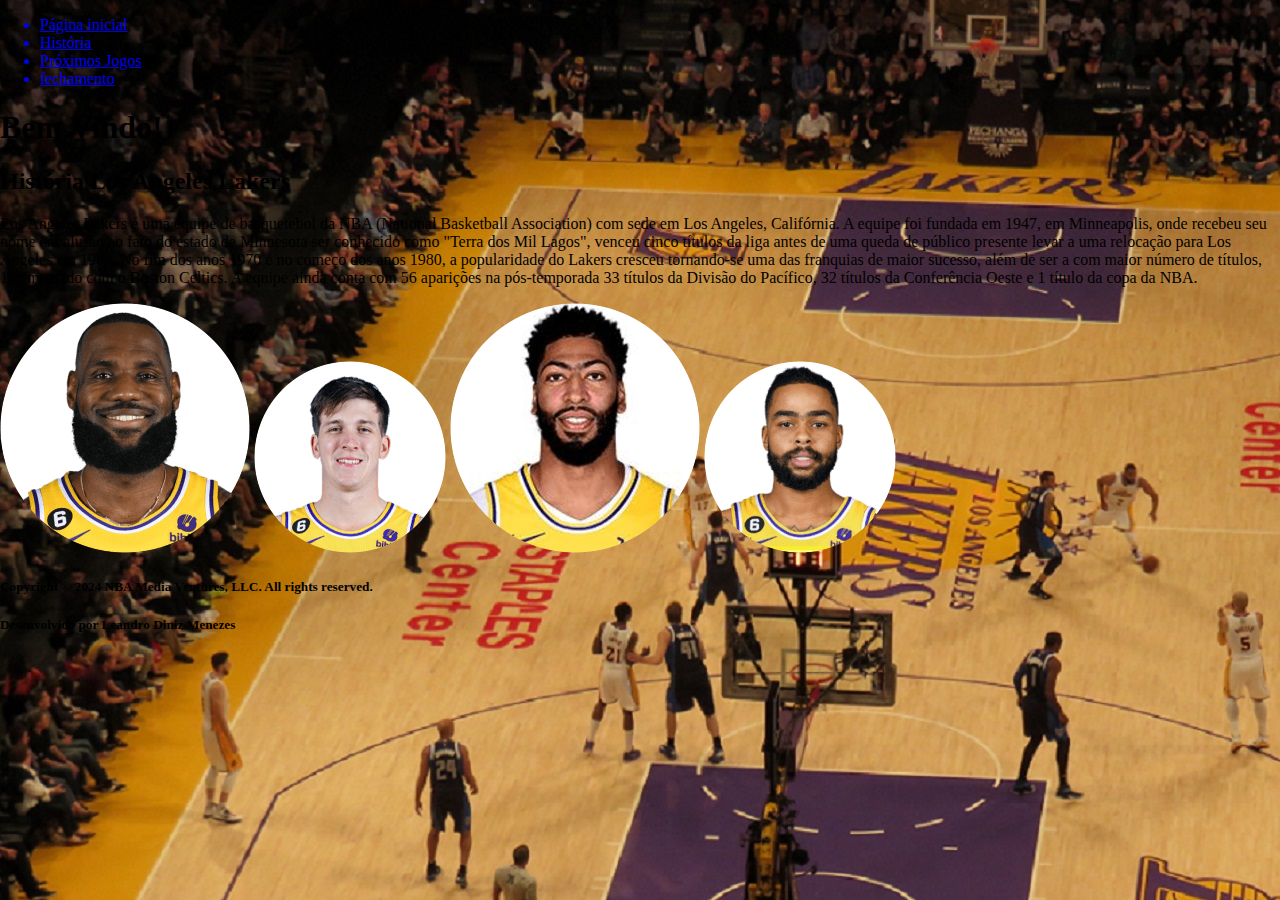
<file: HTML/index.html>
<!DOCTYPE html>
<html lang="pt-BR">
<head>
    <meta charset="UTF-8">
    <link rel="stylesheet" type="text/css" href="../CSS/estilo.css">
    <title>Los Angeles Lakers</title> <!--TITULO-->
</head>
<section>
    
<header id="cabecalho">

    <nav>
        <ul>
            <a href="#boasVindas"> <li>Página inicial</li></a>
            <a href="#historia"><li>História</li></a>
            <a href="#ProximosJogos"><li>Próximos Jogos</li></a>
            <a href="fechamento"><li>fechamento</li></a>
        </ul>
    </nav>
    </header>    
    <section id="LAL" class="inicial">
        <h1>Bem Vindo!</h1>
        
    </section>
    <h2> História Los Angeles Lakers</h2>
        <p>Los Angeles Lakers é uma equipe de basquetebol da NBA
            (National Basketball Association) com sede em Los Angeles, Califórnia.
            A equipe foi fundada em 1947, em Minneapolis, onde recebeu seu nome em alusão ao fato do estado
            de Minnesota ser conhecido como "Terra dos Mil Lagos",
            venceu cinco títulos da liga antes de uma queda de público presente levar a uma relocação para Los Angeles em 1960.
            No fim dos anos 1970 e no começo dos anos 1980, a popularidade do Lakers cresceu
            tornando-se uma das franquias de maior sucesso, além de ser a com maior número de títulos, 17 
            empatado com o Boston Celtics. A equipe ainda conta com 56 aparições na pós-temporada
            33 títulos da Divisão do Pacífico, 32 títulos da Conferência Oeste e 1 título da copa da NBA.   
        </p>

<section id="cabecas" class="fundoCabecas">
    <a href="lebron.html"><img class="ti" src="../IMAGENS/LBRÃO.png" alt="LebronJames"></a>

    <a href="austin.html"><img class="ti" src="../IMAGENS/austin reaves.png" alt="AustinReaves"></a>

    <a href="davis.html"><img class="ti" src="../IMAGENS/antonydavis.png" alt="Davis"></a>

    <a href="dangelo.html"><img class="ti" src="../IMAGENS/D'ANGELO.png" alt="russell"></a>
</section>
<section id="fechamento" class="inicial">
    <h5>Copyright © 2024 NBA Media Ventures, LLC. All rights reserved.</h5>

</section>
<footer id="rodape">
    <h5>Desenvolvido por Leandro Diniz Menezes</h5>
</footer>


</body>
</html>
</file>
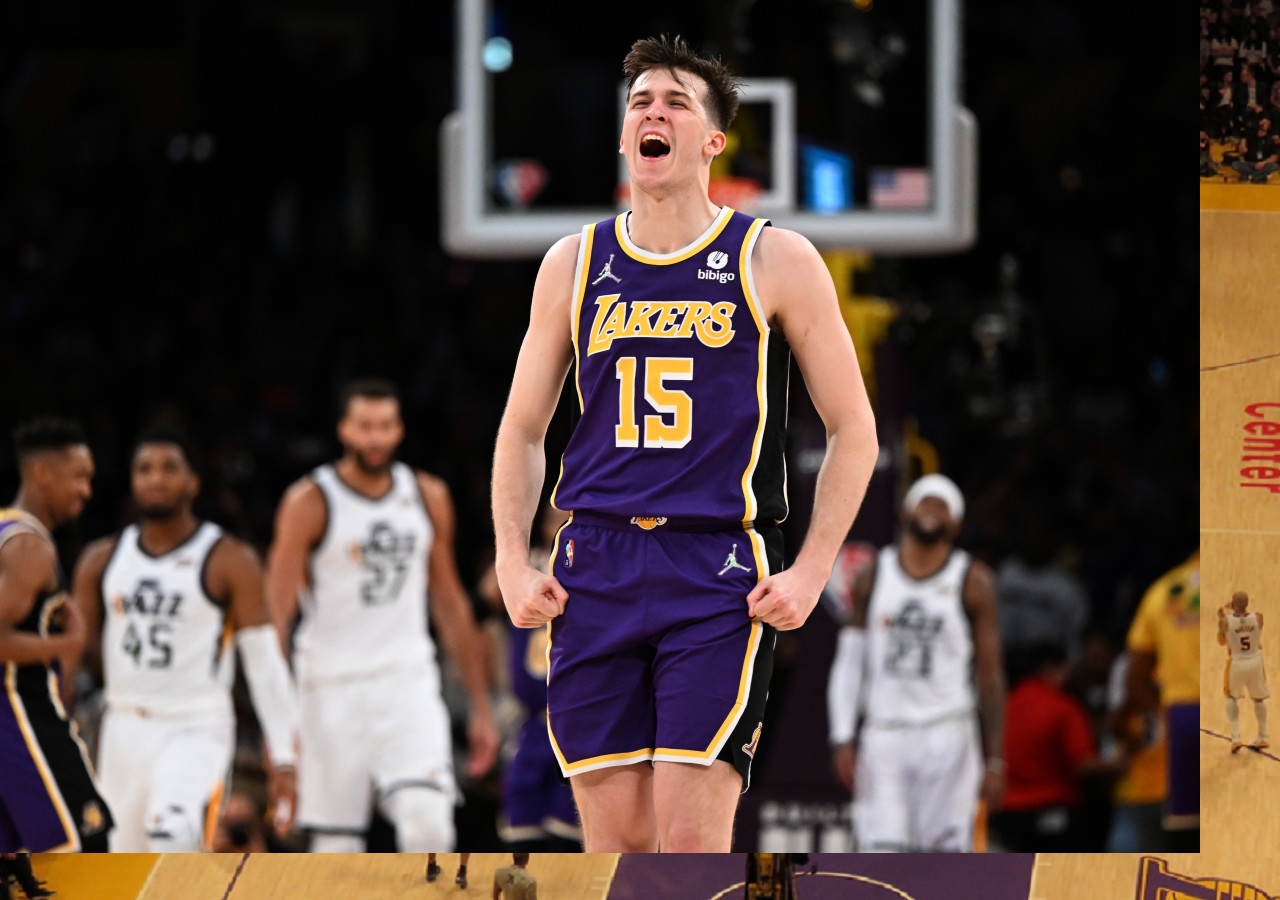
<file: HTML/austin.html>
<!DOCTYPE html>
<html lang="pt-BR">
<head>
    <meta charset="UTF-8">
    <link rel="stylesheet" type="text/css" href="../CSS/estilo.css">
    <title>Document</title>
</head>
<body>
    
    <article id="gd4">
        <img class="ti" src="../IMAGENS/austin-reaves WPP.jpg" alt="Reaveswpp">
    </article>

</body>
</html>
</file>
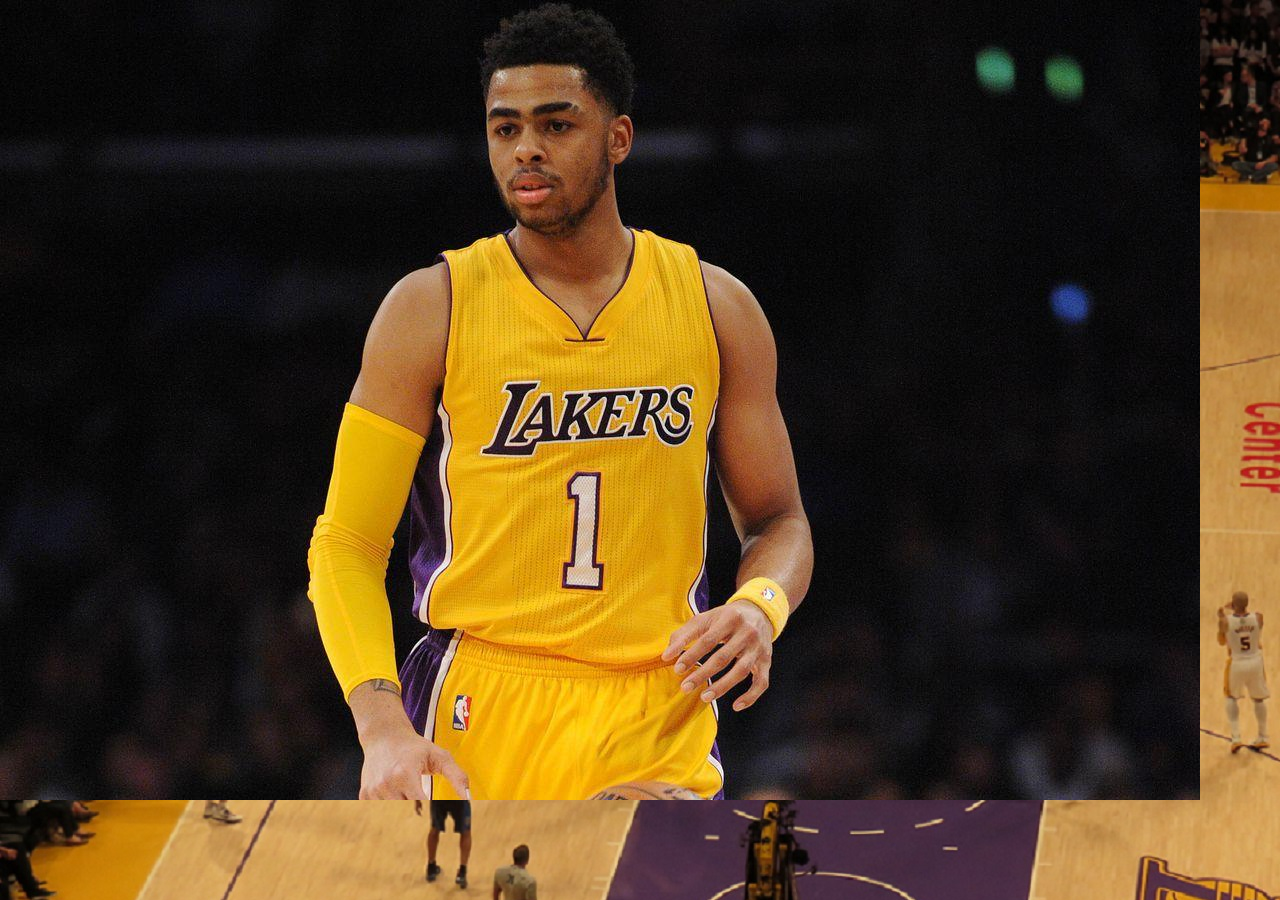
<file: HTML/dangelo.html>
<!DOCTYPE html>
<html lang="pt-BR">
<head>
    <meta charset="UTF-8">
    <link rel="stylesheet" type="text/css" href="../CSS/estilo.css">
    <title>Document</title>
</head>
<body>
    
    <article>
        <img class="ti" src="../IMAGENS/dangelo-russell WPP.jpg" alt="RusselWpp">
    </article>

</body>
</html>
</file>
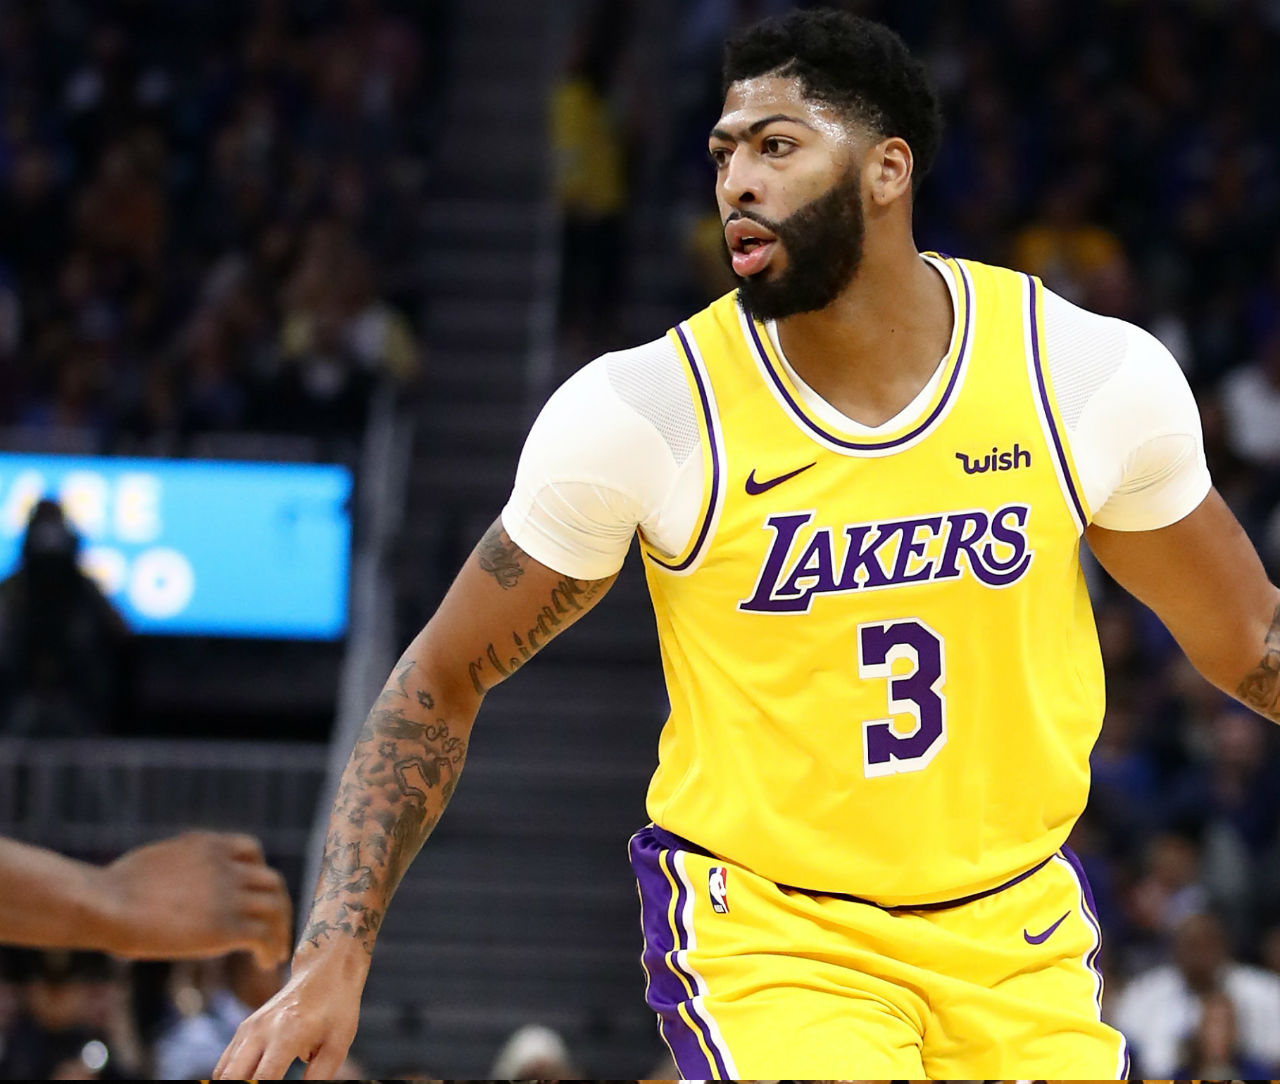
<file: HTML/davis.html>
<!DOCTYPE html>
<html lang="pt-BR">
<head>
    <meta charset="UTF-8">
    <link rel="stylesheet" type="text/css" href="../CSS/estilo.css">
    <title>Anthony Davis</title>
</head>
<body>
   
    <article id="gd3">
        <img class="ti" src="../IMAGENS/Anthony-Davis-Wallpaper.jpg" alt="wppdavis">
    </article>  


</body>
</html>
</file>
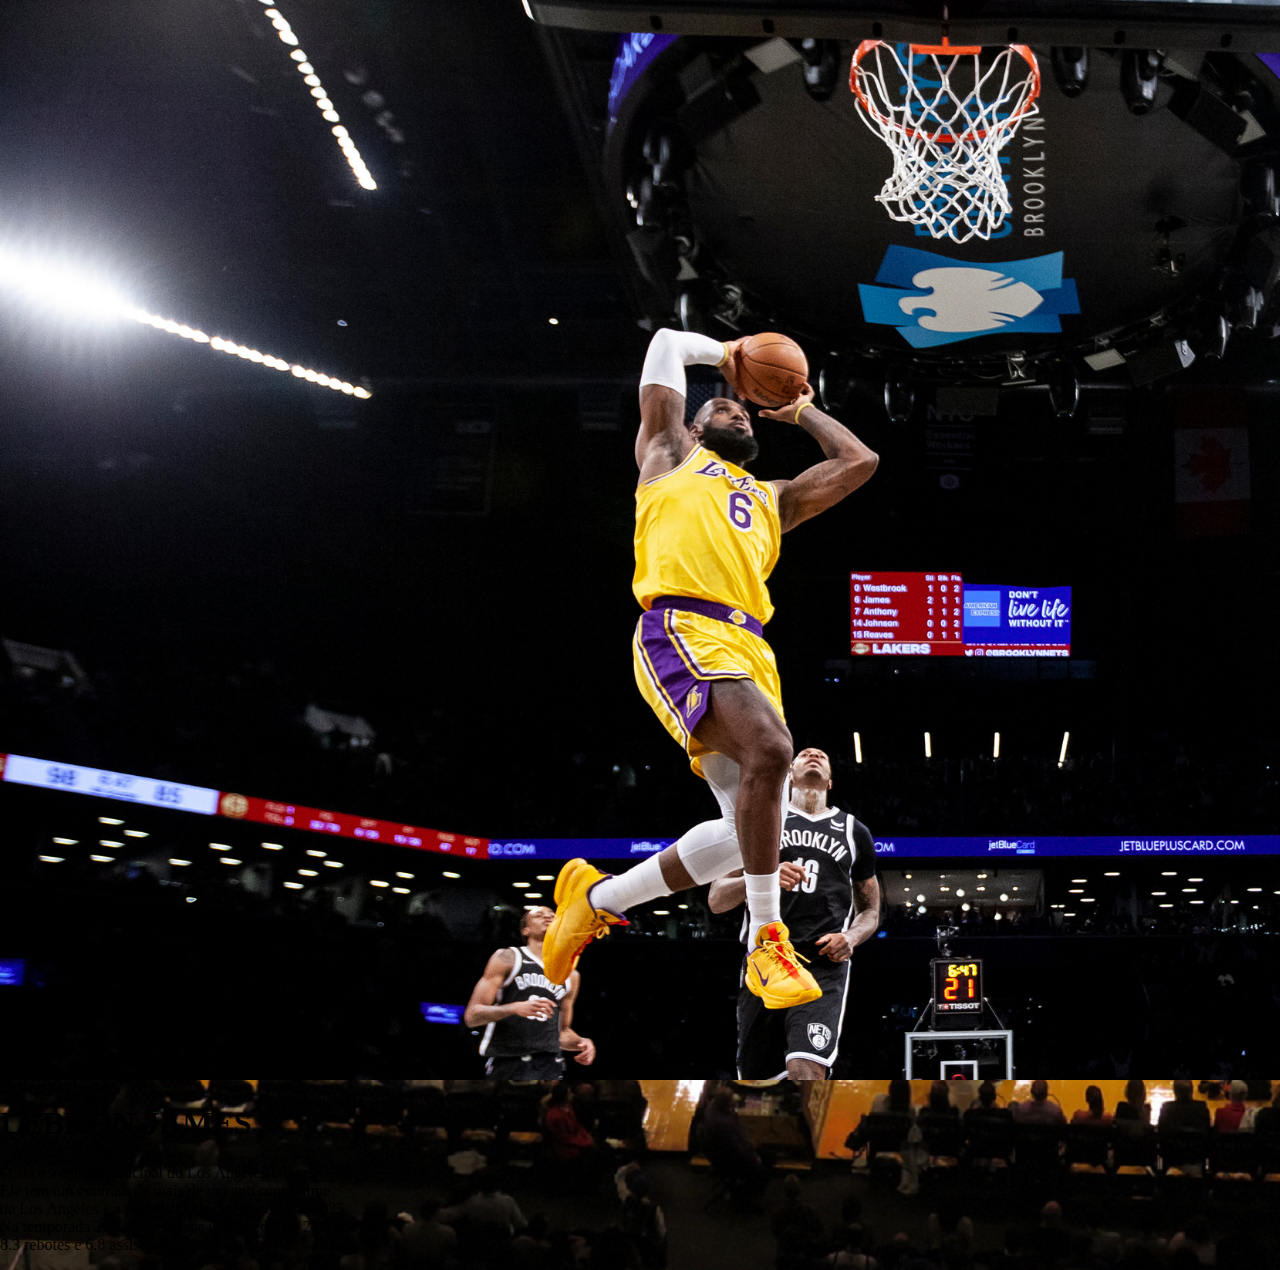
<file: HTML/lebron.html>
<!DOCTYPE html>
<html lang="pt-BR">
<head>
    <meta charset="UTF-8">
    <link rel="stylesheet" type="text/css" href="../CSS/estilo.css">
    <title>Lebron James</title>
</head>
<body>
   

    <article id="gd1" >
        <img class="ti" src="../IMAGENS/2.png" alt="lebronInteiro">
    </article>  

    <section id="Lebron" class="inicial">
        <h1>LEBRON JAMES</h1>
        <p>O ala é a estrela principal do Los Angeles Lakers.<br>
        Ele tem um contrato de mais de um ano com o time <br>
        de Los Angeles e a possibilidade de estender até 2025 <br>
        Na temporada 2022-23. ele teve uma média de 28.9 pontos <br>
        8.3 rebotes e 6.8 assistências por jogo.   
        </p>
    </section>

</body>
</html>
</file>
<file: CSS/estilo.css>
body{
background-image: url(../IMAGENS/QUADRA.jpg) ;
margin: 0%;
padding: 0%;
}
</file>
